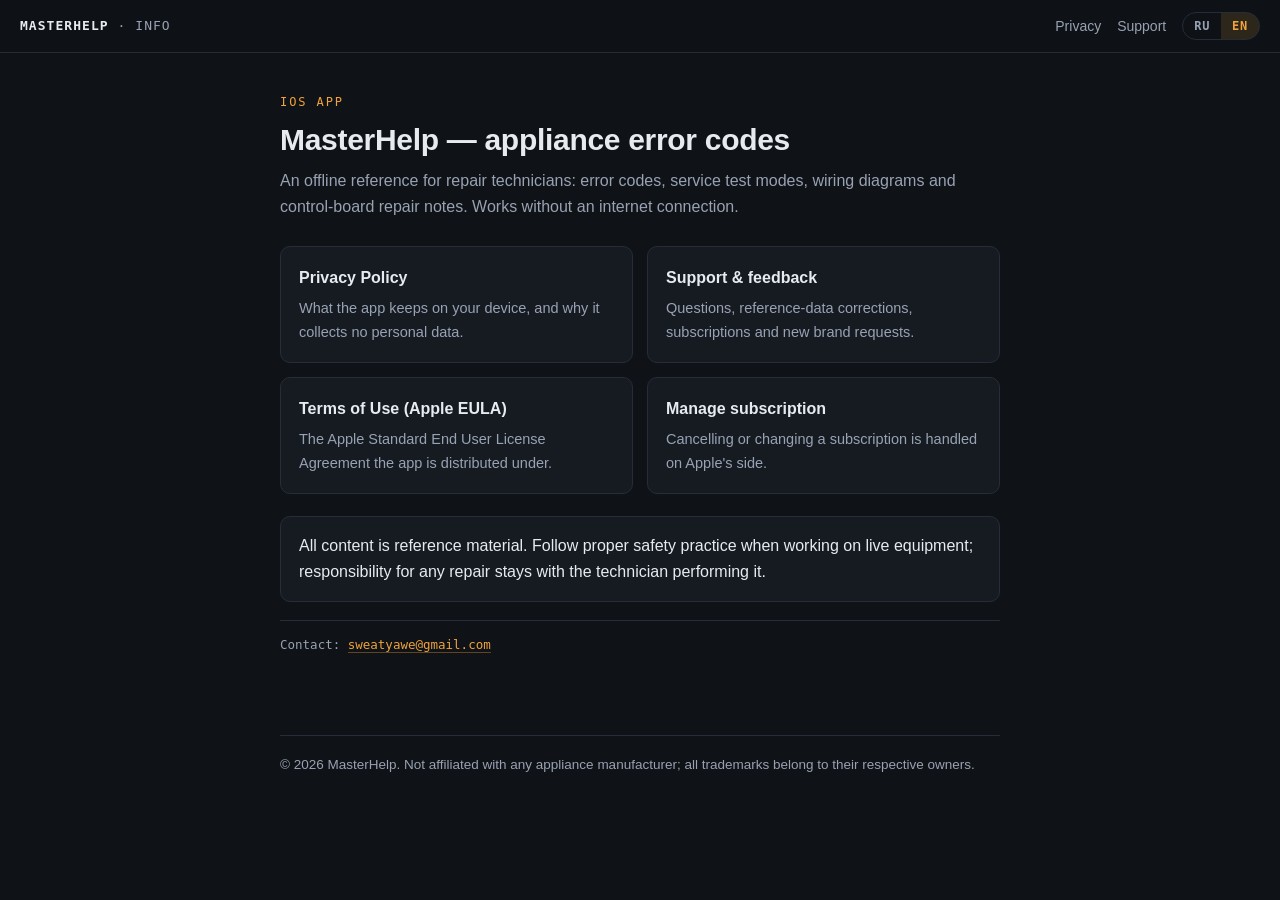
<file: index.html>
<!DOCTYPE html>
<html lang="ru">
<head>
<meta charset="utf-8" />
<meta name="viewport" content="width=device-width, initial-scale=1" />
<title>MasterHelp — Коды ошибок бытовой техники</title>
<meta name="description" content="MasterHelp iOS app — privacy policy, terms of use and support." />
<link rel="stylesheet" href="assets/base.css" />
</head>
<body data-lang="ru">

<header class="topbar">
  <a class="brand" href="index.html"><b>MasterHelp</b> · info</a>
  <nav>
    <a href="privacy.html" data-l="ru">Конфиденциальность</a>
    <a href="privacy.html" data-l="en">Privacy</a>
    <a href="support.html" data-l="ru">Поддержка</a>
    <a href="support.html" data-l="en">Support</a>
    <span class="lang">
      <button type="button" data-lang="ru">RU</button>
      <button type="button" data-lang="en">EN</button>
    </span>
  </nav>
</header>

<main>

<div data-l="ru">
  <p class="eyebrow">Приложение для iOS</p>
  <h1>MasterHelp — коды ошибок бытовой техники</h1>
  <p class="lead">Офлайн-справочник для мастеров по ремонту: коды ошибок, сервисные тестовые режимы, схемы и подсказки по ремонту электронных модулей. Работает без интернета.</p>

  <div class="cards">
    <a class="card" href="privacy.html">
      <h3>Политика конфиденциальности</h3>
      <p>Что приложение хранит на устройстве и почему оно не собирает персональные данные.</p>
    </a>
    <a class="card" href="support.html">
      <h3>Обратная связь</h3>
      <p>Вопросы, ошибки в справочнике, подписка и запросы новых брендов.</p>
    </a>
    <a class="card" href="https://www.apple.com/legal/internet-services/itunes/dev/stdeula/" target="_blank" rel="noopener">
      <h3>Условия использования (Apple EULA)</h3>
      <p>Стандартное лицензионное соглашение Apple, по которому распространяется приложение.</p>
    </a>
    <a class="card" href="https://apps.apple.com/account/subscriptions" target="_blank" rel="noopener">
      <h3>Управление подпиской</h3>
      <p>Отмена и изменение подписки выполняются на стороне Apple.</p>
    </a>
  </div>

  <div class="note">
    <p>Материалы приложения носят справочный характер. Работы с техникой под напряжением выполняйте с соблюдением техники безопасности; ответственность за проведённый ремонт остаётся на исполнителе.</p>
  </div>

  <p class="meta">Контакт: <a href="mailto:sweatyawe@gmail.com">sweatyawe@gmail.com</a></p>
</div>

<div data-l="en">
  <p class="eyebrow">iOS app</p>
  <h1>MasterHelp — appliance error codes</h1>
  <p class="lead">An offline reference for repair technicians: error codes, service test modes, wiring diagrams and control-board repair notes. Works without an internet connection.</p>

  <div class="cards">
    <a class="card" href="privacy.html">
      <h3>Privacy Policy</h3>
      <p>What the app keeps on your device, and why it collects no personal data.</p>
    </a>
    <a class="card" href="support.html">
      <h3>Support &amp; feedback</h3>
      <p>Questions, reference-data corrections, subscriptions and new brand requests.</p>
    </a>
    <a class="card" href="https://www.apple.com/legal/internet-services/itunes/dev/stdeula/" target="_blank" rel="noopener">
      <h3>Terms of Use (Apple EULA)</h3>
      <p>The Apple Standard End User License Agreement the app is distributed under.</p>
    </a>
    <a class="card" href="https://apps.apple.com/account/subscriptions" target="_blank" rel="noopener">
      <h3>Manage subscription</h3>
      <p>Cancelling or changing a subscription is handled on Apple's side.</p>
    </a>
  </div>

  <div class="note">
    <p>All content is reference material. Follow proper safety practice when working on live equipment; responsibility for any repair stays with the technician performing it.</p>
  </div>

  <p class="meta">Contact: <a href="mailto:sweatyawe@gmail.com">sweatyawe@gmail.com</a></p>
</div>

</main>

<footer>
  <hr />
  <p data-l="ru">© 2026 MasterHelp. Приложение не связано с производителями упомянутой техники; все торговые марки принадлежат их правообладателям.</p>
  <p data-l="en">© 2026 MasterHelp. Not affiliated with any appliance manufacturer; all trademarks belong to their respective owners.</p>
</footer>

<script src="assets/lang.js"></script>
</body>
</html>
</file>
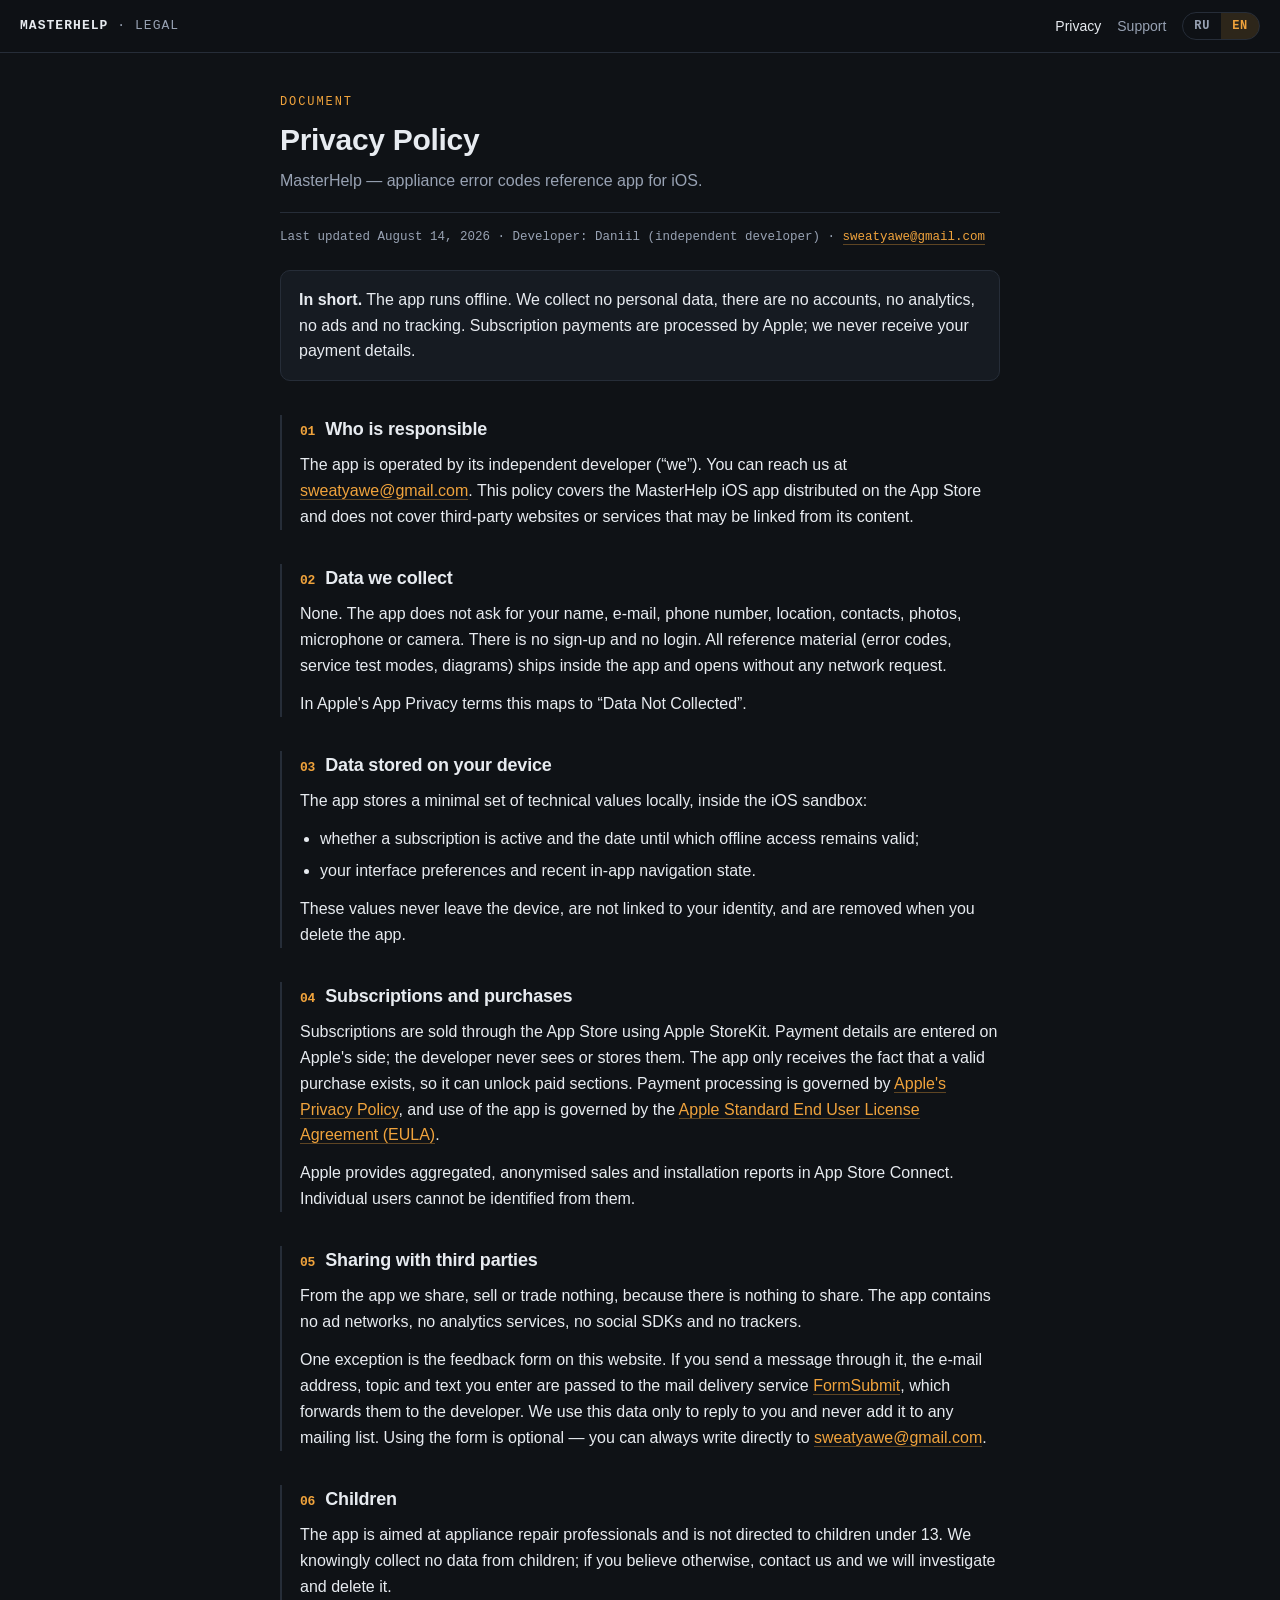
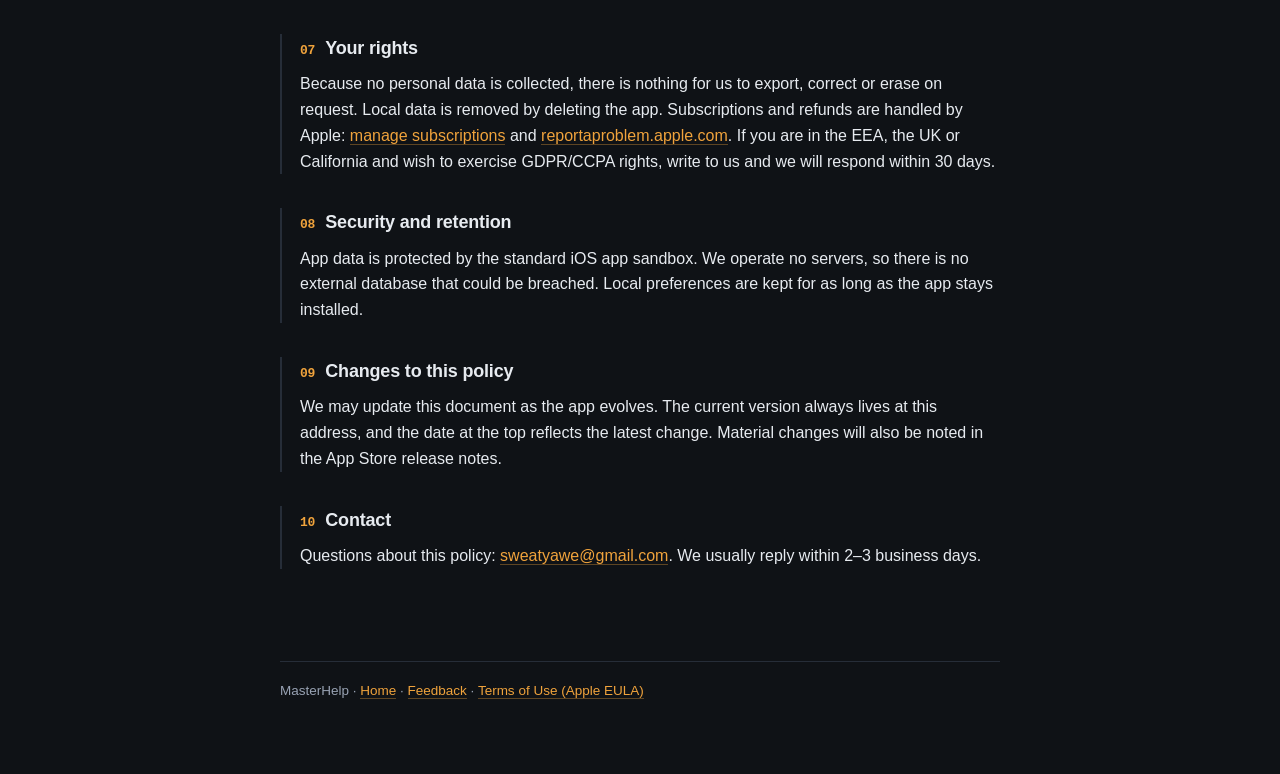
<file: privacy.html>
<!DOCTYPE html>
<html lang="ru">
<head>
<meta charset="utf-8" />
<meta name="viewport" content="width=device-width, initial-scale=1" />
<title>MasterHelp — Политика конфиденциальности / Privacy Policy</title>
<meta name="description" content="Privacy Policy for MasterHelp (Коды ошибок бытовой техники) iOS app." />
<link rel="stylesheet" href="assets/base.css" />
</head>
<body data-lang="ru">

<header class="topbar">
  <a class="brand" href="index.html"><b>MasterHelp</b> · legal</a>
  <nav>
    <a href="privacy.html" aria-current="page" data-l="ru">Конфиденциальность</a>
    <a href="privacy.html" aria-current="page" data-l="en">Privacy</a>
    <a href="support.html" data-l="ru">Поддержка</a>
    <a href="support.html" data-l="en">Support</a>
    <span class="lang">
      <button type="button" data-lang="ru">RU</button>
      <button type="button" data-lang="en">EN</button>
    </span>
  </nav>
</header>

<main>

<div data-l="ru">
  <p class="eyebrow">Документ</p>
  <h1>Политика конфиденциальности</h1>
  <p class="lead">Приложение «MasterHelp — коды ошибок бытовой техники» для iOS.</p>
  <p class="meta">Редакция от 14 августа 2026 г. · Разработчик: Daniil (индивидуальный разработчик) · <a href="mailto:sweatyawe@gmail.com">sweatyawe@gmail.com</a></p>

  <div class="note">
    <p><strong>Коротко.</strong> Приложение работает офлайн. Мы не собираем персональные данные, не создаём аккаунты, не используем аналитику, рекламу и трекинг. Оплата подписки обрабатывается Apple, платёжные данные нам не передаются.</p>
  </div>

  <section class="doc">
    <h2><span class="num">01</span>Кто отвечает за данные</h2>
    <p>Оператором приложения является его независимый разработчик (далее — «мы», «разработчик»). Связаться можно по адресу <a href="mailto:sweatyawe@gmail.com">sweatyawe@gmail.com</a>. Настоящая политика описывает работу приложения MasterHelp в App Store и не распространяется на сторонние сайты и сервисы, ссылки на которые могут встречаться в тексте.</p>
  </section>

  <section class="doc">
    <h2><span class="num">02</span>Какие данные мы собираем</h2>
    <p>Никаких. Приложение не запрашивает имя, e-mail, телефон, геолокацию, контакты, фотографии, микрофон или камеру. Регистрация и вход не предусмотрены. Справочные материалы (коды ошибок, тестовые режимы, схемы) поставляются вместе с приложением и открываются без обращения к сети.</p>
    <p>В терминологии Apple App Privacy это соответствует категории «Data Not Collected» — данные не собираются.</p>
  </section>

  <section class="doc">
    <h2><span class="num">03</span>Что хранится на вашем устройстве</h2>
    <p>Приложение сохраняет локально, в песочнице iOS, минимальный набор технических значений:</p>
    <ul>
      <li>признак активной подписки и дату, до которой доступ работает офлайн;</li>
      <li>пользовательские настройки интерфейса и последние действия в приложении.</li>
    </ul>
    <p>Эти значения не покидают устройство, не привязаны к вашей личности и удаляются вместе с приложением.</p>
  </section>

  <section class="doc">
    <h2><span class="num">04</span>Подписки и покупки</h2>
    <p>Подписка оформляется через App Store средствами Apple StoreKit. Платёжные реквизиты вводятся на стороне Apple, разработчик их не видит и не хранит. Приложение получает от системы только факт наличия активной покупки, чтобы открыть платные разделы. Обработка платежей регулируется <a href="https://www.apple.com/legal/privacy/" target="_blank" rel="noopener">политикой конфиденциальности Apple</a>, а условия использования приложения — <a href="https://www.apple.com/legal/internet-services/itunes/dev/stdeula/" target="_blank" rel="noopener">стандартным лицензионным соглашением Apple (EULA)</a>.</p>
    <p>Обезличенную статистику продаж и установок предоставляет Apple в App Store Connect. Это агрегированные отчёты, по ним нельзя определить конкретного пользователя.</p>
  </section>

  <section class="doc">
    <h2><span class="num">05</span>Передача данных третьим лицам</h2>
    <p>Из приложения мы никому ничего не передаём, не продаём и не обмениваем: передавать нечего. В приложении нет рекламных сетей, систем аналитики, SDK социальных сетей и трекеров.</p>
    <p>Отдельный случай — форма обратной связи на этом сайте. Если вы отправляете через неё сообщение, указанный вами e-mail, тема и текст обращения передаются сервису доставки писем <a href="https://formsubmit.co" target="_blank" rel="noopener">FormSubmit</a>, который пересылает их разработчику. Мы используем эти данные только чтобы ответить вам, и не добавляем их в рассылки. Пользоваться формой необязательно: можно написать напрямую на <a href="mailto:sweatyawe@gmail.com">sweatyawe@gmail.com</a>.</p>
  </section>

  <section class="doc">
    <h2><span class="num">06</span>Дети</h2>
    <p>Приложение адресовано специалистам по ремонту бытовой техники и не предназначено для детей младше 13 лет. Мы осознанно не собираем данные детей; если вы считаете, что такие данные попали к нам, напишите нам — мы проверим и удалим.</p>
  </section>

  <section class="doc">
    <h2><span class="num">07</span>Ваши права</h2>
    <p>Поскольку персональные данные не собираются, нам нечего вам предоставить, исправить или удалить по запросу. Локальные данные удаляются удалением приложения с устройства. Управлять подпиской и запросить возврат средств можно на стороне Apple: <a href="https://apps.apple.com/account/subscriptions" target="_blank" rel="noopener">управление подписками</a> и <a href="https://reportaproblem.apple.com" target="_blank" rel="noopener">reportaproblem.apple.com</a>. Если вы находитесь в ЕЭЗ, Великобритании или Калифорнии и хотите воспользоваться правами по GDPR/CCPA, напишите нам — ответим в течение 30 дней.</p>
  </section>

  <section class="doc">
    <h2><span class="num">08</span>Безопасность и хранение</h2>
    <p>Данные приложения защищены штатными механизмами изоляции приложений iOS. Серверов у нас нет, поэтому нет и внешних баз, которые можно было бы скомпрометировать. Локальные настройки хранятся столько, сколько приложение установлено на устройстве.</p>
  </section>

  <section class="doc">
    <h2><span class="num">09</span>Изменения политики</h2>
    <p>Мы можем обновлять этот документ по мере развития приложения. Актуальная редакция всегда доступна по этому адресу, дата вверху страницы отражает последнее изменение. Существенные изменения будут отражены в описании обновления в App Store.</p>
  </section>

  <section class="doc">
    <h2><span class="num">10</span>Контакты</h2>
    <p>Вопросы по этой политике: <a href="mailto:sweatyawe@gmail.com">sweatyawe@gmail.com</a>. Обычно отвечаем в течение 2–3 рабочих дней.</p>
  </section>
</div>

<div data-l="en">
  <p class="eyebrow">Document</p>
  <h1>Privacy Policy</h1>
  <p class="lead">MasterHelp — appliance error codes reference app for iOS.</p>
  <p class="meta">Last updated August 14, 2026 · Developer: Daniil (independent developer) · <a href="mailto:sweatyawe@gmail.com">sweatyawe@gmail.com</a></p>

  <div class="note">
    <p><strong>In short.</strong> The app runs offline. We collect no personal data, there are no accounts, no analytics, no ads and no tracking. Subscription payments are processed by Apple; we never receive your payment details.</p>
  </div>

  <section class="doc">
    <h2><span class="num">01</span>Who is responsible</h2>
    <p>The app is operated by its independent developer (“we”). You can reach us at <a href="mailto:sweatyawe@gmail.com">sweatyawe@gmail.com</a>. This policy covers the MasterHelp iOS app distributed on the App Store and does not cover third-party websites or services that may be linked from its content.</p>
  </section>

  <section class="doc">
    <h2><span class="num">02</span>Data we collect</h2>
    <p>None. The app does not ask for your name, e-mail, phone number, location, contacts, photos, microphone or camera. There is no sign-up and no login. All reference material (error codes, service test modes, diagrams) ships inside the app and opens without any network request.</p>
    <p>In Apple's App Privacy terms this maps to “Data Not Collected”.</p>
  </section>

  <section class="doc">
    <h2><span class="num">03</span>Data stored on your device</h2>
    <p>The app stores a minimal set of technical values locally, inside the iOS sandbox:</p>
    <ul>
      <li>whether a subscription is active and the date until which offline access remains valid;</li>
      <li>your interface preferences and recent in-app navigation state.</li>
    </ul>
    <p>These values never leave the device, are not linked to your identity, and are removed when you delete the app.</p>
  </section>

  <section class="doc">
    <h2><span class="num">04</span>Subscriptions and purchases</h2>
    <p>Subscriptions are sold through the App Store using Apple StoreKit. Payment details are entered on Apple's side; the developer never sees or stores them. The app only receives the fact that a valid purchase exists, so it can unlock paid sections. Payment processing is governed by <a href="https://www.apple.com/legal/privacy/" target="_blank" rel="noopener">Apple's Privacy Policy</a>, and use of the app is governed by the <a href="https://www.apple.com/legal/internet-services/itunes/dev/stdeula/" target="_blank" rel="noopener">Apple Standard End User License Agreement (EULA)</a>.</p>
    <p>Apple provides aggregated, anonymised sales and installation reports in App Store Connect. Individual users cannot be identified from them.</p>
  </section>

  <section class="doc">
    <h2><span class="num">05</span>Sharing with third parties</h2>
    <p>From the app we share, sell or trade nothing, because there is nothing to share. The app contains no ad networks, no analytics services, no social SDKs and no trackers.</p>
    <p>One exception is the feedback form on this website. If you send a message through it, the e-mail address, topic and text you enter are passed to the mail delivery service <a href="https://formsubmit.co" target="_blank" rel="noopener">FormSubmit</a>, which forwards them to the developer. We use this data only to reply to you and never add it to any mailing list. Using the form is optional — you can always write directly to <a href="mailto:sweatyawe@gmail.com">sweatyawe@gmail.com</a>.</p>
  </section>

  <section class="doc">
    <h2><span class="num">06</span>Children</h2>
    <p>The app is aimed at appliance repair professionals and is not directed to children under 13. We knowingly collect no data from children; if you believe otherwise, contact us and we will investigate and delete it.</p>
  </section>

  <section class="doc">
    <h2><span class="num">07</span>Your rights</h2>
    <p>Because no personal data is collected, there is nothing for us to export, correct or erase on request. Local data is removed by deleting the app. Subscriptions and refunds are handled by Apple: <a href="https://apps.apple.com/account/subscriptions" target="_blank" rel="noopener">manage subscriptions</a> and <a href="https://reportaproblem.apple.com" target="_blank" rel="noopener">reportaproblem.apple.com</a>. If you are in the EEA, the UK or California and wish to exercise GDPR/CCPA rights, write to us and we will respond within 30 days.</p>
  </section>

  <section class="doc">
    <h2><span class="num">08</span>Security and retention</h2>
    <p>App data is protected by the standard iOS app sandbox. We operate no servers, so there is no external database that could be breached. Local preferences are kept for as long as the app stays installed.</p>
  </section>

  <section class="doc">
    <h2><span class="num">09</span>Changes to this policy</h2>
    <p>We may update this document as the app evolves. The current version always lives at this address, and the date at the top reflects the latest change. Material changes will also be noted in the App Store release notes.</p>
  </section>

  <section class="doc">
    <h2><span class="num">10</span>Contact</h2>
    <p>Questions about this policy: <a href="mailto:sweatyawe@gmail.com">sweatyawe@gmail.com</a>. We usually reply within 2–3 business days.</p>
  </section>
</div>

</main>

<footer>
  <hr />
  <p data-l="ru">MasterHelp · <a href="index.html">Главная</a> · <a href="support.html">Обратная связь</a> · <a href="https://www.apple.com/legal/internet-services/itunes/dev/stdeula/" target="_blank" rel="noopener">Условия использования (Apple EULA)</a></p>
  <p data-l="en">MasterHelp · <a href="index.html">Home</a> · <a href="support.html">Feedback</a> · <a href="https://www.apple.com/legal/internet-services/itunes/dev/stdeula/" target="_blank" rel="noopener">Terms of Use (Apple EULA)</a></p>
</footer>

<script src="assets/lang.js"></script>
</body>
</html>
</file>
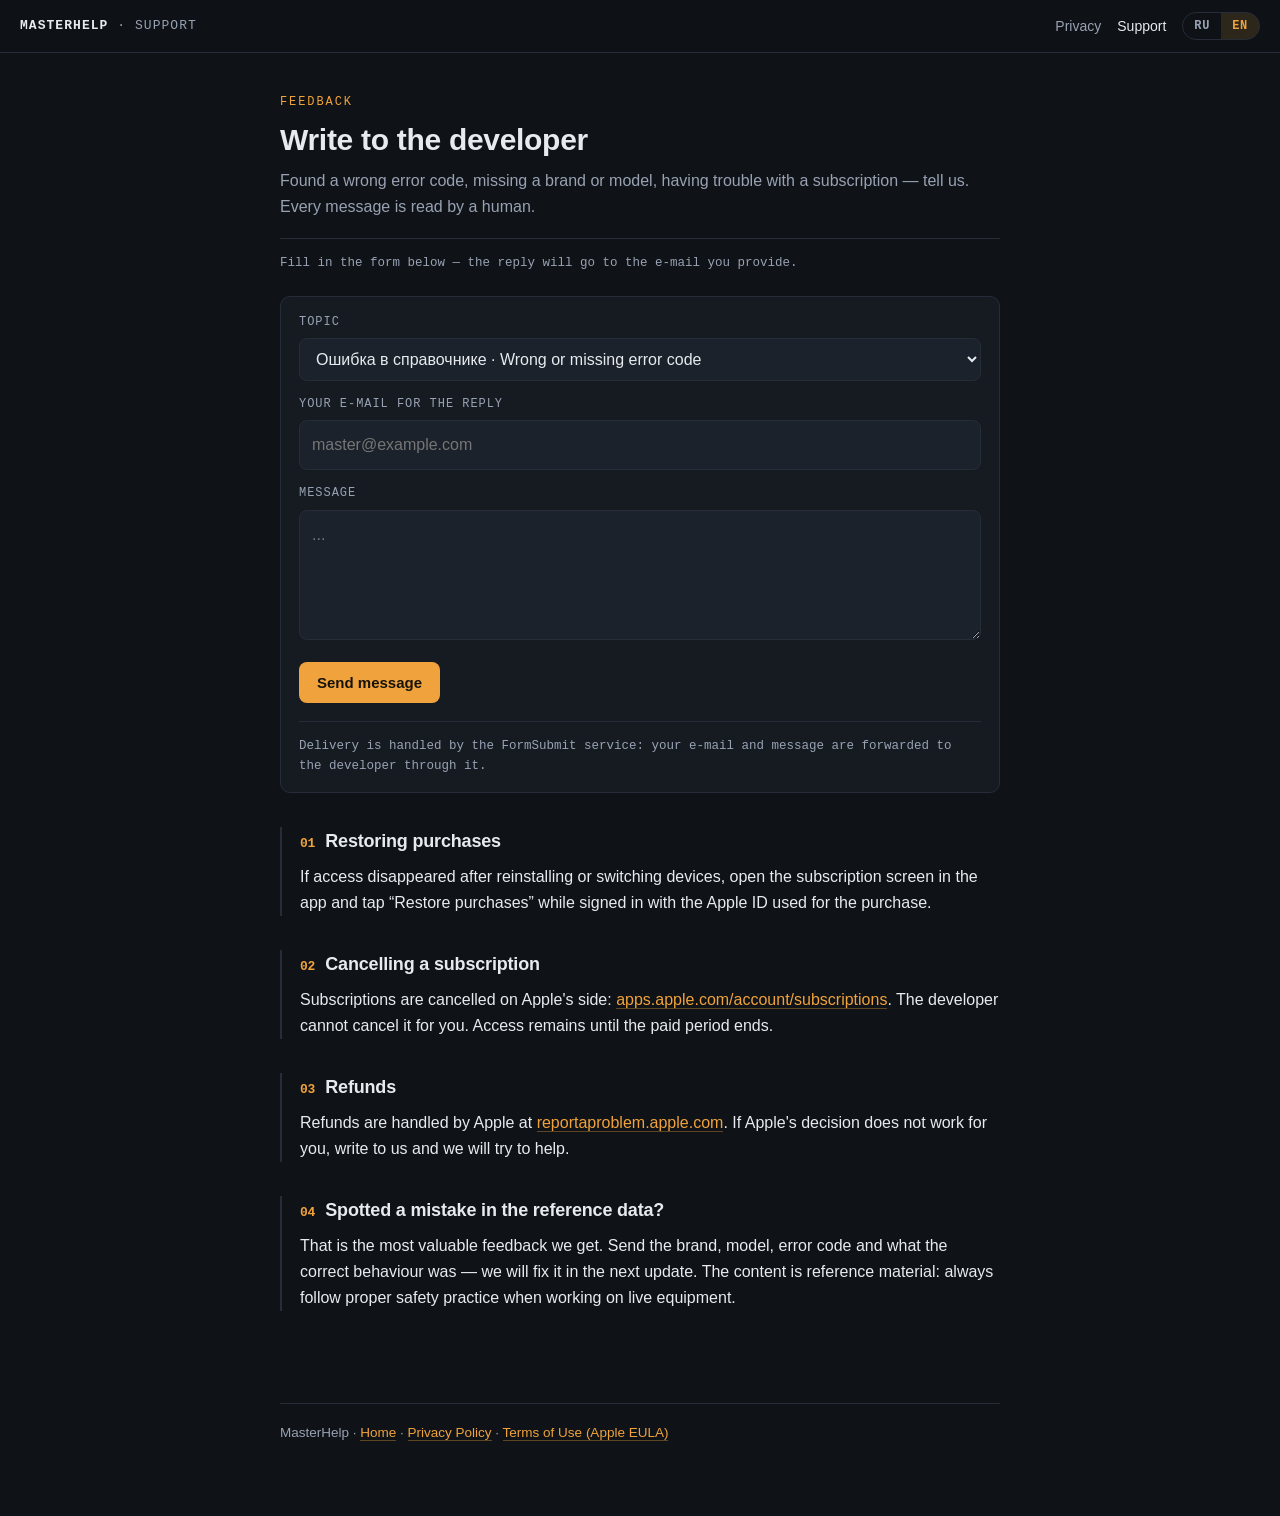
<file: support.html>
<!DOCTYPE html>
<html lang="ru">
<head>
<meta charset="utf-8" />
<meta name="viewport" content="width=device-width, initial-scale=1" />
<title>MasterHelp — Обратная связь / Support</title>
<meta name="description" content="Support and feedback page for the MasterHelp iOS app." />
<link rel="stylesheet" href="assets/base.css" />
</head>
<body data-lang="ru">

<header class="topbar">
  <a class="brand" href="index.html"><b>MasterHelp</b> · support</a>
  <nav>
    <a href="privacy.html" data-l="ru">Конфиденциальность</a>
    <a href="privacy.html" data-l="en">Privacy</a>
    <a href="support.html" aria-current="page" data-l="ru">Поддержка</a>
    <a href="support.html" aria-current="page" data-l="en">Support</a>
    <span class="lang">
      <button type="button" data-lang="ru">RU</button>
      <button type="button" data-lang="en">EN</button>
    </span>
  </nav>
</header>

<main>

<div data-l="ru">
  <p class="eyebrow">Обратная связь</p>
  <h1>Напишите разработчику</h1>
  <p class="lead">Нашли ошибку в кодах, не хватает бренда или модели, не работает подписка — расскажите. Каждое письмо читает живой человек.</p>
  <p class="meta">Заполните форму ниже — ответ придёт на указанный вами e-mail.</p>
</div>

<div data-l="en">
  <p class="eyebrow">Feedback</p>
  <h1>Write to the developer</h1>
  <p class="lead">Found a wrong error code, missing a brand or model, having trouble with a subscription — tell us. Every message is read by a human.</p>
  <p class="meta">Fill in the form below — the reply will go to the e-mail you provide.</p>
</div>

<form id="feedback" class="note" novalidate>
  <div class="field">
    <label for="topic" data-l="ru">Тема обращения</label>
    <label for="topic" data-l="en">Topic</label>
    <select id="topic" name="topic" required>
      <option value="Ошибка в справочнике / Wrong or missing error code">Ошибка в справочнике · Wrong or missing error code</option>
      <option value="Запрос бренда или модели / Brand or model request">Нужен бренд или модель · Brand or model request</option>
      <option value="Подписка и оплата / Subscription and billing">Подписка и оплата · Subscription and billing</option>
      <option value="Работа приложения / App issue">Приложение работает неправильно · App issue</option>
      <option value="Другое / Other">Другое · Other</option>
    </select>
  </div>

  <div class="field">
    <label for="email" data-l="ru">Ваш e-mail для ответа</label>
    <label for="email" data-l="en">Your e-mail for the reply</label>
    <input id="email" name="email" type="email" required autocomplete="email" inputmode="email" placeholder="master@example.com" />
  </div>

  <div class="field">
    <label for="message" data-l="ru">Сообщение</label>
    <label for="message" data-l="en">Message</label>
    <textarea id="message" name="message" required placeholder="..."></textarea>
  </div>

  <div class="honeypot" aria-hidden="true" style="position: absolute; left: -9999px; width: 1px; height: 1px; overflow: hidden;">
    <label for="_honey">Leave this field empty</label>
    <input id="_honey" name="_honey" type="text" tabindex="-1" autocomplete="off" />
  </div>

  <button class="btn" type="submit" id="submitButton">
    <span class="label-idle" data-l="ru">Отправить сообщение</span>
    <span class="label-idle" data-l="en">Send message</span>
    <span class="label-sending" data-l="ru" style="display: none;">Отправляем…</span>
    <span class="label-sending" data-l="en" style="display: none;">Sending…</span>
  </button>

  <p class="status status-ok" id="statusOk" role="status" hidden>
    <span data-l="ru">Письмо отправлено. Ответим на указанный e-mail.</span>
    <span data-l="en">Message sent. We will reply to the e-mail you provided.</span>
  </p>

  <p class="status status-error" id="statusError" role="alert" hidden>
    <span data-l="ru">Отправить не получилось. Напишите напрямую: <a class="fallback-mail" href="#">почта разработчика</a>.</span>
    <span data-l="en">Sending failed. Please write directly: <a class="fallback-mail" href="#">developer's e-mail</a>.</span>
  </p>

  <p class="meta" data-l="ru">Отправку писем обрабатывает сервис FormSubmit: указанный e-mail и текст обращения уходят разработчику через него.</p>
  <p class="meta" data-l="en">Delivery is handled by the FormSubmit service: your e-mail and message are forwarded to the developer through it.</p>
</form>

<div data-l="ru">
  <section class="doc">
    <h2><span class="num">01</span>Подписка: восстановление покупок</h2>
    <p>Если доступ пропал после переустановки или смены устройства, откройте экран подписки в приложении и нажмите «Восстановить покупки», войдя в тот же Apple ID, с которого была покупка.</p>
  </section>

  <section class="doc">
    <h2><span class="num">02</span>Отмена подписки</h2>
    <p>Подписка отменяется на стороне Apple: <a href="https://apps.apple.com/account/subscriptions" target="_blank" rel="noopener">apps.apple.com/account/subscriptions</a>. Разработчик не может отменить её за вас. Доступ сохраняется до конца оплаченного периода.</p>
  </section>

  <section class="doc">
    <h2><span class="num">03</span>Возврат средств</h2>
    <p>Возвраты обрабатывает Apple: <a href="https://reportaproblem.apple.com" target="_blank" rel="noopener">reportaproblem.apple.com</a>. Если решение Apple вас не устроило, напишите нам — постараемся помочь.</p>
  </section>

  <section class="doc">
    <h2><span class="num">04</span>Нашли неточность в справочнике?</h2>
    <p>Это самая полезная обратная связь. Укажите бренд, модель, код ошибки и то, как было на самом деле — материал поправим в ближайшем обновлении. Материалы приложения носят справочный характер: работы с техникой под напряжением выполняйте с соблюдением техники безопасности.</p>
  </section>
</div>

<div data-l="en">
  <section class="doc">
    <h2><span class="num">01</span>Restoring purchases</h2>
    <p>If access disappeared after reinstalling or switching devices, open the subscription screen in the app and tap “Restore purchases” while signed in with the Apple ID used for the purchase.</p>
  </section>

  <section class="doc">
    <h2><span class="num">02</span>Cancelling a subscription</h2>
    <p>Subscriptions are cancelled on Apple's side: <a href="https://apps.apple.com/account/subscriptions" target="_blank" rel="noopener">apps.apple.com/account/subscriptions</a>. The developer cannot cancel it for you. Access remains until the paid period ends.</p>
  </section>

  <section class="doc">
    <h2><span class="num">03</span>Refunds</h2>
    <p>Refunds are handled by Apple at <a href="https://reportaproblem.apple.com" target="_blank" rel="noopener">reportaproblem.apple.com</a>. If Apple's decision does not work for you, write to us and we will try to help.</p>
  </section>

  <section class="doc">
    <h2><span class="num">04</span>Spotted a mistake in the reference data?</h2>
    <p>That is the most valuable feedback we get. Send the brand, model, error code and what the correct behaviour was — we will fix it in the next update. The content is reference material: always follow proper safety practice when working on live equipment.</p>
  </section>
</div>

</main>

<footer>
  <hr />
  <p data-l="ru">MasterHelp · <a href="index.html">Главная</a> · <a href="privacy.html">Политика конфиденциальности</a> · <a href="https://www.apple.com/legal/internet-services/itunes/dev/stdeula/" target="_blank" rel="noopener">Условия использования (Apple EULA)</a></p>
  <p data-l="en">MasterHelp · <a href="index.html">Home</a> · <a href="privacy.html">Privacy Policy</a> · <a href="https://www.apple.com/legal/internet-services/itunes/dev/stdeula/" target="_blank" rel="noopener">Terms of Use (Apple EULA)</a></p>
</footer>

<script src="assets/lang.js"></script>
<script>
  // Алиас FormSubmit — почта разработчика в эндпоинте не фигурирует.
  var FORM_ENDPOINT = "https://formsubmit.co/ajax/2781e2a77d0befb9a4272d4a1a5d8d3d";
  // Запасной контакт на случай сбоя отправки: собирается в рантайме,
  // чтобы спам-краулеры не выгребали адрес из исходника страницы.
  var CONTACT_EMAIL = ["sweatyawe", "gmail.com"].join("@");

  var form = document.getElementById("feedback");
  var button = document.getElementById("submitButton");
  var statusOk = document.getElementById("statusOk");
  var statusError = document.getElementById("statusError");
  var fallbackLinks = document.querySelectorAll(".fallback-mail");
  var idleLabels = button.querySelectorAll(".label-idle");
  var sendingLabels = button.querySelectorAll(".label-sending");

  for (var i = 0; i < fallbackLinks.length; i++) {
    fallbackLinks[i].href = "mailto:" + CONTACT_EMAIL;
    fallbackLinks[i].textContent = CONTACT_EMAIL;
  }

  // Переключаем подпись кнопки инлайновым стилем: так она остаётся корректной,
  // даже если стили страницы не подгрузились.
  function setSending(isSending) {
    var index;

    for (index = 0; index < idleLabels.length; index++) {
      idleLabels[index].style.display = isSending ? "none" : "";
    }

    for (index = 0; index < sendingLabels.length; index++) {
      sendingLabels[index].style.display = isSending ? "" : "none";
    }

    button.disabled = isSending;
  }

  form.addEventListener("submit", function (event) {
    event.preventDefault();

    statusOk.hidden = true;
    statusError.hidden = true;

    if (!form.reportValidity()) {
      return;
    }

    var topic = form.topic.value;
    var payload = {
      _subject: "MasterHelp — " + topic,
      _template: "table",
      _captcha: "false",
      _honey: form._honey.value,
      topic: topic,
      email: form.email.value.trim(),
      message: form.message.value.trim()
    };

    setSending(true);

    fetch(FORM_ENDPOINT, {
      method: "POST",
      headers: {
        "Content-Type": "application/json",
        "Accept": "application/json"
      },
      body: JSON.stringify(payload)
    })
      .then(function (response) {
        if (!response.ok) {
          throw new Error("HTTP " + response.status);
        }

        return response.json();
      })
      .then(function () {
        form.reset();
        statusOk.hidden = false;
      })
      .catch(function () {
        statusError.hidden = false;
      })
      .finally(function () {
        setSending(false);
      });
  });
</script>
</body>
</html>
</file>
<file: assets/base.css>
:root {
  --bg: #0f1216;
  --panel: #161b22;
  --panel-2: #1c222b;
  --text: #e7ebf0;
  --muted: #98a2b3;
  --line: #262d38;
  --accent: #f0a33c;
  --accent-soft: rgba(240, 163, 60, 0.14);
  --radius: 10px;
  --mono: ui-monospace, SFMono-Regular, "SF Mono", Menlo, Consolas, monospace;
  --sans: -apple-system, BlinkMacSystemFont, "Segoe UI", Roboto, Helvetica, Arial, sans-serif;
}

* { box-sizing: border-box; }

html { -webkit-text-size-adjust: 100%; }

body {
  margin: 0;
  background: var(--bg);
  color: var(--text);
  font-family: var(--sans);
  font-size: 16px;
  line-height: 1.62;
}

a { color: var(--accent); text-decoration: none; border-bottom: 1px solid rgba(240, 163, 60, 0.35); }
a:hover { border-bottom-color: var(--accent); }

.topbar {
  position: sticky;
  top: 0;
  z-index: 10;
  display: flex;
  align-items: center;
  gap: 14px;
  padding: 12px 20px;
  background: rgba(15, 18, 22, 0.92);
  backdrop-filter: saturate(140%) blur(10px);
  border-bottom: 1px solid var(--line);
}

.brand {
  font-family: var(--mono);
  font-size: 13px;
  letter-spacing: 0.08em;
  text-transform: uppercase;
  color: var(--muted);
  border: 0;
}

.brand b { color: var(--text); font-weight: 600; }

.topbar nav { margin-left: auto; display: flex; align-items: center; gap: 16px; }

.topbar nav a {
  font-size: 14px;
  color: var(--muted);
  border: 0;
}

.topbar nav a:hover, .topbar nav a[aria-current="page"] { color: var(--text); }

.lang {
  display: inline-flex;
  border: 1px solid var(--line);
  border-radius: 999px;
  overflow: hidden;
}

.lang button {
  appearance: none;
  border: 0;
  background: transparent;
  color: var(--muted);
  font: 600 12px/1 var(--mono);
  letter-spacing: 0.06em;
  padding: 7px 11px;
  cursor: pointer;
}

.lang button[aria-pressed="true"] { background: var(--accent-soft); color: var(--accent); }

main { max-width: 760px; margin: 0 auto; padding: 40px 20px 80px; }

.eyebrow {
  font-family: var(--mono);
  font-size: 12px;
  letter-spacing: 0.16em;
  text-transform: uppercase;
  color: var(--accent);
  margin: 0 0 10px;
}

h1 { font-size: 30px; line-height: 1.2; margin: 0 0 10px; letter-spacing: -0.01em; }

.lead { color: var(--muted); margin: 0 0 6px; }

.meta {
  font-family: var(--mono);
  font-size: 12.5px;
  color: var(--muted);
  margin: 18px 0 0;
  padding-top: 14px;
  border-top: 1px solid var(--line);
}

section.doc {
  margin-top: 34px;
  padding-left: 18px;
  border-left: 2px solid var(--line);
}

section.doc:hover { border-left-color: var(--accent); }

section.doc h2 {
  font-size: 18px;
  margin: 0 0 8px;
  letter-spacing: -0.01em;
}

section.doc h2 .num {
  font-family: var(--mono);
  font-size: 13px;
  color: var(--accent);
  margin-right: 10px;
}

p { margin: 0 0 12px; }

ul { margin: 0 0 12px; padding-left: 20px; }
li { margin-bottom: 6px; }

.note {
  background: var(--panel);
  border: 1px solid var(--line);
  border-radius: var(--radius);
  padding: 16px 18px;
  margin: 22px 0 0;
}

.note p:last-child { margin-bottom: 0; }

code, .mono { font-family: var(--mono); font-size: 0.92em; color: var(--text); }

.cards { display: grid; gap: 14px; margin-top: 26px; }

@media (min-width: 620px) { .cards { grid-template-columns: 1fr 1fr; } }

.card {
  display: block;
  background: var(--panel);
  border: 1px solid var(--line);
  border-radius: var(--radius);
  padding: 18px;
  color: var(--text);
}

.card:hover { border-color: var(--accent); }

.card h3 { margin: 0 0 6px; font-size: 16px; }
.card p { margin: 0; color: var(--muted); font-size: 14.5px; }

.btn {
  display: inline-block;
  background: var(--accent);
  color: #17130a;
  font-weight: 700;
  border: 0;
  border-radius: 8px;
  padding: 12px 18px;
  cursor: pointer;
  font-size: 15px;
  font-family: inherit;
}

.btn:hover { filter: brightness(1.06); }

.field { margin-bottom: 14px; }

.field label {
  display: block;
  font-family: var(--mono);
  font-size: 12px;
  letter-spacing: 0.08em;
  text-transform: uppercase;
  color: var(--muted);
  margin-bottom: 6px;
}

.field input, .field textarea, .field select {
  width: 100%;
  background: var(--panel-2);
  border: 1px solid var(--line);
  border-radius: 8px;
  color: var(--text);
  font: inherit;
  padding: 11px 12px;
}

.field textarea { min-height: 130px; resize: vertical; }

.honeypot {
  position: absolute;
  left: -9999px;
  width: 1px;
  height: 1px;
  overflow: hidden;
}

.btn:disabled { opacity: 0.7; cursor: default; }

.status {
  margin: 14px 0 0;
  font-size: 14.5px;
  border-left: 2px solid var(--line);
  padding-left: 12px;
}

.status-ok { border-left-color: #4caf7d; }
.status-error { border-left-color: #e0674f; }

.field input:focus, .field textarea:focus, .field select:focus {
  outline: 0;
  border-color: var(--accent);
}

footer {
  max-width: 760px;
  margin: 0 auto;
  padding: 0 20px 60px;
  color: var(--muted);
  font-size: 13.5px;
}

footer hr { border: 0; border-top: 1px solid var(--line); margin: 0 0 18px; }

body [data-l] { display: none; }

body[data-lang="ru"] [data-l="ru"],
body[data-lang="en"] [data-l="en"] { display: block; }

body[data-lang="ru"] .btn[data-l="ru"],
body[data-lang="en"] .btn[data-l="en"] { display: inline-block; }
</file>
